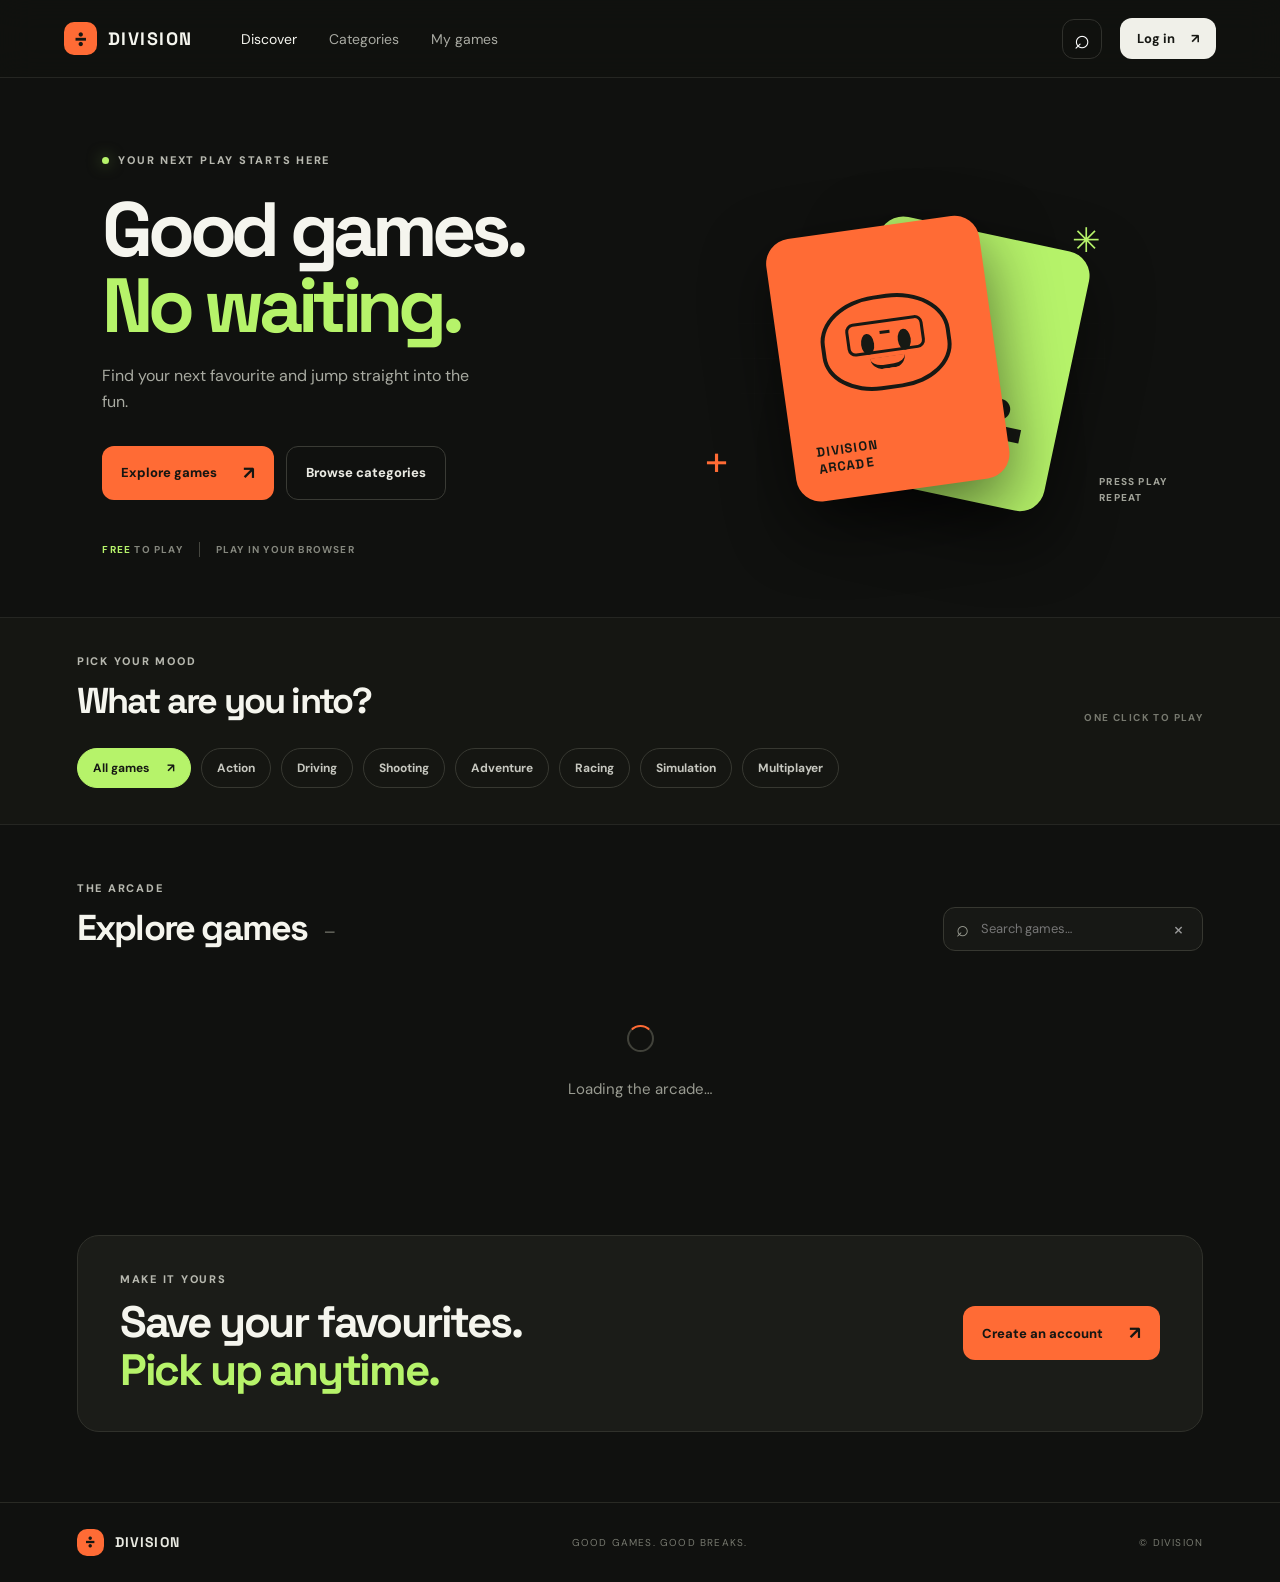
<file: index.html>
<!doctype html>
<html lang="en">
<head>
<meta charset="utf-8"><meta name="viewport" content="width=device-width,initial-scale=1">
<meta name="theme-color" content="#10110f"><meta name="description" content="Division — discover and play free browser games.">
<title>Division — Browser Games</title>
<link rel="preconnect" href="https://fonts.googleapis.com"><link rel="preconnect" href="https://fonts.gstatic.com" crossorigin>
<link href="https://fonts.googleapis.com/css2?family=DM+Sans:wght@400;500;600;700;800&family=Space+Grotesk:wght@500;600;700&display=swap" rel="stylesheet">
<link rel="stylesheet" href="assets/style/style.css">
</head>
<body>
<header class="topbar">
<a class="brand" href="index.html"><span class="brand-symbol">÷</span><span>DIVISION</span></a>
<nav class="main-nav" aria-label="Main navigation"><a class="active" href="#discover">Discover</a><a href="#categories">Categories</a><a href="profile.html">My games</a></nav>
<div class="top-actions"><button class="icon-button" id="search-open" aria-label="Search games">⌕</button><a class="user-link" id="account-link" href="auth.html">Log in <span>↗</span></a></div>
</header>
<div class="search-overlay" id="search-overlay" hidden><div class="search-modal"><div class="search-modal-head"><span class="eyebrow">SEARCH THE ARCADE</span><button id="search-close" type="button" aria-label="Close search">×</button></div><input id="overlay-search" type="search" placeholder="Find a game…" autocomplete="off"><div id="overlay-results" class="overlay-results"></div></div></div><main>
<section class="hero">
<div class="hero-copy"><div class="eyebrow"><span class="pulse"></span> YOUR NEXT PLAY STARTS HERE</div>
<h1>Good games.<br><span>No waiting.</span></h1>
<p>Find your next favourite and jump straight into the fun.</p>
<div class="hero-buttons"><a class="button button-accent" href="#discover">Explore games <span>↗</span></a><a class="button button-ghost" href="#categories">Browse categories</a></div>
<div class="hero-meta"><span><b>FREE</b> TO PLAY</span><span class="meta-divider"></span><span>PLAY IN YOUR BROWSER</span></div></div>
<div class="hero-art" aria-hidden="true"><div class="art-grid"></div><div class="art-card art-card-back"><span>PLAY</span><strong>÷</strong></div><div class="art-card art-card-front"><div class="art-face"><i></i><i></i><b></b></div><small>DIVISION<br>ARCADE</small></div><span class="art-spark spark-one">✳</span><span class="art-spark spark-two">+</span><span class="art-label">PRESS PLAY<br>REPEAT</span></div>
</section>
<section class="category-strip" id="categories"><div class="section-heading"><div><span class="eyebrow">PICK YOUR MOOD</span><h2>What are you into?</h2></div><span class="heading-note">ONE CLICK TO PLAY</span></div><div class="category-list" id="category-list"><button class="category-chip selected" data-category="all">All games <span>↗</span></button><button class="category-chip" data-category="action">Action</button><button class="category-chip" data-category="driving">Driving</button><button class="category-chip" data-category="shooting">Shooting</button><button class="category-chip" data-category="adventure">Adventure</button><button class="category-chip" data-category="racing">Racing</button><button class="category-chip" data-category="simulation">Simulation</button><button class="category-chip" data-category="multiplayer">Multiplayer</button></div></section>
<section class="games-section" id="discover"><div class="section-heading"><div><span class="eyebrow">THE ARCADE</span><h2 id="games-title">Explore games <span class="title-count" id="game-count">—</span></h2></div><label class="search-box" id="search-box"><span>⌕</span><input id="game-search" type="search" placeholder="Search games…" autocomplete="off"><button id="search-clear" aria-label="Clear search">×</button></label></div>
<div class="game-grid" id="game-grid"><div class="loading-state"><span class="loader"></span><p>Loading the arcade…</p></div></div>
</section>
<section class="bottom-banner"><div><span class="eyebrow">MAKE IT YOURS</span><h2>Save your favourites.<br><span>Pick up anytime.</span></h2></div><a class="button button-accent" href="auth.html">Create an account <span>↗</span></a></section>
</main>
<footer class="footer"><a class="brand" href="index.html"><span class="brand-symbol">÷</span><span>DIVISION</span></a><span>GOOD GAMES. GOOD BREAKS.</span><span>© <span id="year"></span> DIVISION</span></footer>
<script type="module" src="assets/script/app.js?v=clean1"></script>
</body></html>
</file>
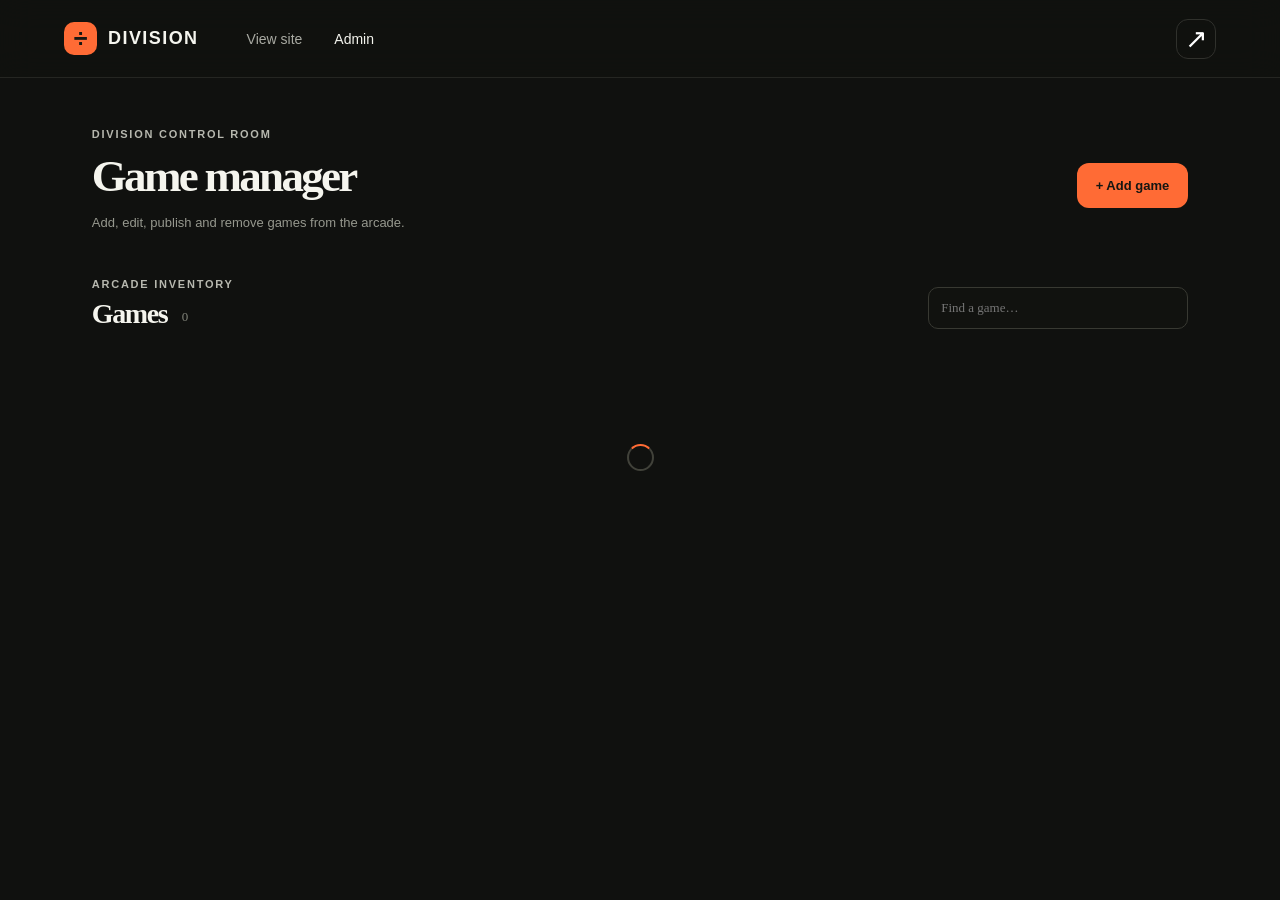
<file: admin.html>
<!doctype html><html lang="en"><head><meta charset="utf-8"><meta name="viewport" content="width=device-width,initial-scale=1"><meta name="theme-color" content="#10110f"><title>Division Admin</title><link rel="stylesheet" href="assets/style/style.css"><link rel="stylesheet" href="assets/style/admin.css"></head><body><header class="topbar"><a class="brand" href="index.html"><span class="brand-symbol">÷</span><span>DIVISION</span></a><nav class="main-nav"><a href="index.html">View site</a><a class="active" href="admin.html">Admin</a></nav><div class="top-actions"><button class="icon-button" id="admin-logout">↗</button></div></header><main class="admin-page"><div class="admin-title"><div><span class="eyebrow">DIVISION CONTROL ROOM</span><h1>Game manager</h1><p>Add, edit, publish and remove games from the arcade.</p></div><button class="button button-accent" id="new-game-button">+ Add game</button></div><section class="admin-editor" id="editor" hidden><div class="section-heading"><div><span class="eyebrow">GAME DETAILS</span><h2 id="editor-title">Add a game</h2></div><button class="icon-button" id="close-editor" type="button">×</button></div><form id="game-form"><input type="hidden" id="game-id"><div class="admin-fields"><label>Game title<input id="title" required maxlength="100"></label><label>Game ID<input id="slug" required maxlength="100" placeholder="auto-from-title"></label><label>Category<select id="category"><option>action</option><option>driving</option><option>shooting</option><option>adventure</option><option>racing</option><option>simulation</option><option>multiplayer</option></select></label><label>Game link (URL)<input id="game-url" type="url" required placeholder="https://…"></label><label>Cover image URL<input id="image-url" type="url" placeholder="https://…"></label><label>Cover colour<input id="cover-color" value="#292a24" maxlength="24"></label><label>Card symbol<input id="symbol" value="÷" maxlength="4"></label><label>Tags (comma separated)<input id="tags" placeholder="arcade, fun"></label><label class="full">Description<textarea id="description" rows="3" maxlength="500"></textarea></label><label class="full">Instructions<textarea id="instructions" rows="3"></textarea></label></div><div class="admin-checks"><label><input type="checkbox" id="published" checked> Published</label><label><input type="checkbox" id="featured"> Featured</label><label><input type="checkbox" id="popular"> Popular</label><label><input type="checkbox" id="recommended"> Recommended</label><label><input type="checkbox" id="multiplayer"> Multiplayer</label></div><div class="admin-form-actions"><button class="button button-accent" type="submit" id="save-game">Save game</button><button class="button button-ghost" type="button" id="cancel-game">Cancel</button><span id="admin-message" aria-live="polite"></span></div></form></section><section class="admin-list-section"><div class="section-heading"><div><span class="eyebrow">ARCADE INVENTORY</span><h2>Games <span class="title-count" id="admin-count">0</span></h2></div><input class="admin-search" id="admin-search" placeholder="Find a game…" type="search"></div><div id="admin-games" class="admin-games"><div class="loading-state"><span class="loader"></span></div></div></section></main><script type="module" src="assets/script/admin-core.js?v=clean1"></script></body></html>
</file>
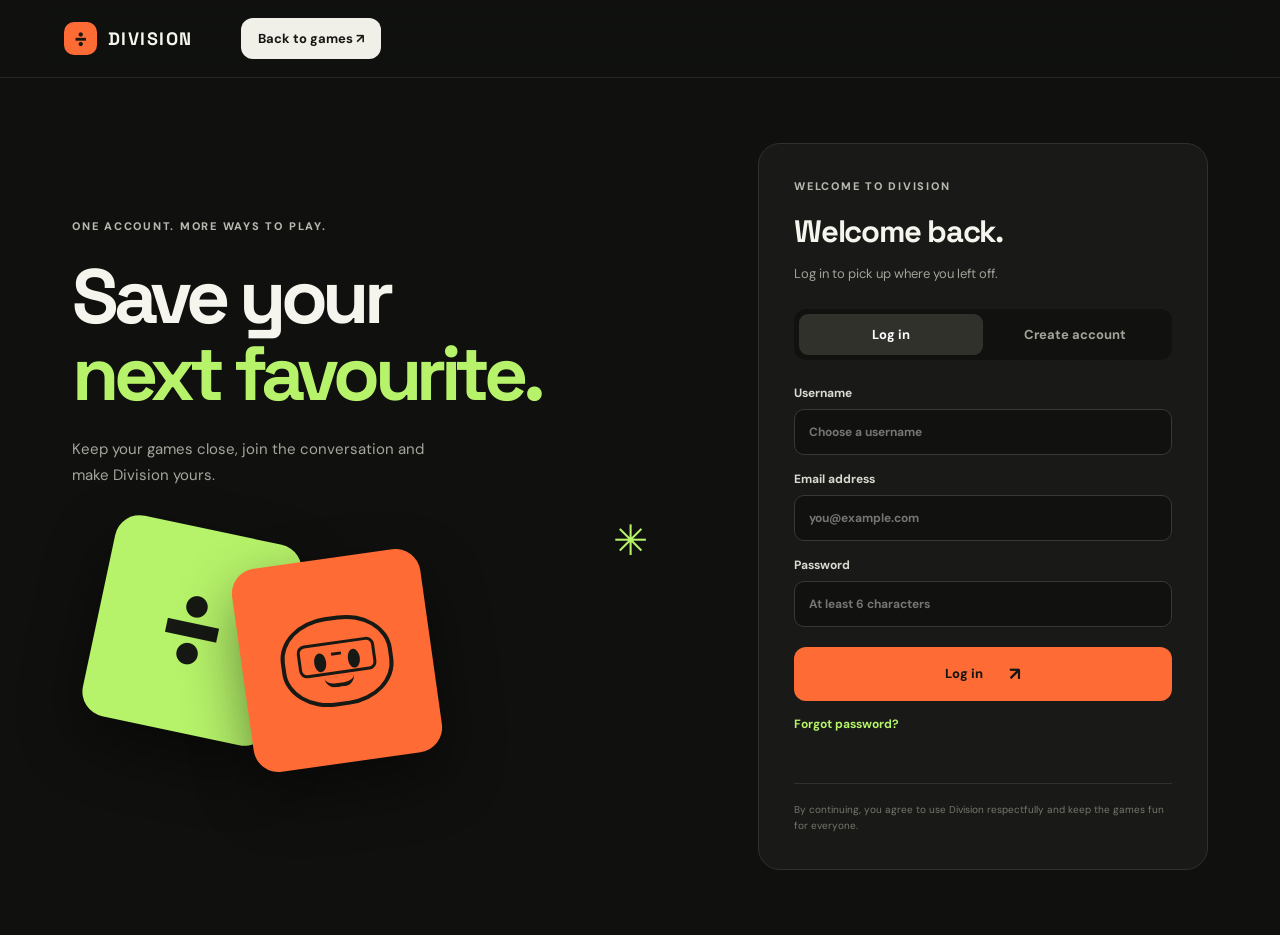
<file: auth.html>
<!doctype html><html lang="en"><head><meta charset="utf-8"><meta name="viewport" content="width=device-width,initial-scale=1"><meta name="theme-color" content="#10110f"><title>Account — Division</title><link rel="preconnect" href="https://fonts.googleapis.com"><link href="https://fonts.googleapis.com/css2?family=DM+Sans:wght@400;500;600;700;800&family=Space+Grotesk:wght@600;700&display=swap" rel="stylesheet"><link rel="stylesheet" href="assets/style/style.css"><link rel="stylesheet" href="assets/style/auth.css"></head><body class="account-page"><header class="topbar"><a class="brand" href="index.html"><span class="brand-symbol">÷</span><span>DIVISION</span></a><a class="user-link" href="index.html">Back to games ↗</a></header><main class="account-layout"><section class="account-intro"><span class="eyebrow">ONE ACCOUNT. MORE WAYS TO PLAY.</span><h1>Save your<br><span>next favourite.</span></h1><p>Keep your games close, join the conversation and make Division yours.</p><div class="account-graphic"><div class="graphic-block green">÷</div><div class="graphic-block orange"><div class="mini-face"><i></i><i></i><b></b></div></div><span class="graphic-star">✳</span></div></section><section class="account-panel"><div class="account-card"><div class="eyebrow">WELCOME TO DIVISION</div><h2 id="auth-title">Welcome back.</h2><p id="auth-subtitle">Log in to pick up where you left off.</p><div class="account-tabs"><button id="login-tab" class="active" type="button">Log in</button><button id="signup-tab" type="button">Create account</button></div><form id="account-form"><label id="username-field" hidden>Username<input id="username" maxlength="24" autocomplete="nickname" placeholder="Choose a username"></label><label>Email address<input id="email" type="email" required autocomplete="email" placeholder="you@example.com"></label><label>Password<input id="password" type="password" required minlength="6" autocomplete="current-password" placeholder="At least 6 characters"></label><button class="button button-accent account-submit" type="submit" id="submit-button">Log in <span>↗</span></button></form><button class="text-button" id="forgot-button" type="button">Forgot password?</button><p class="account-message" id="account-message" aria-live="polite"></p><div class="account-note">By continuing, you agree to use Division respectfully and keep the games fun for everyone.</div></div></section></main><script type="module" src="assets/script/auth.js?v=clean1"></script></body></html>
</file>
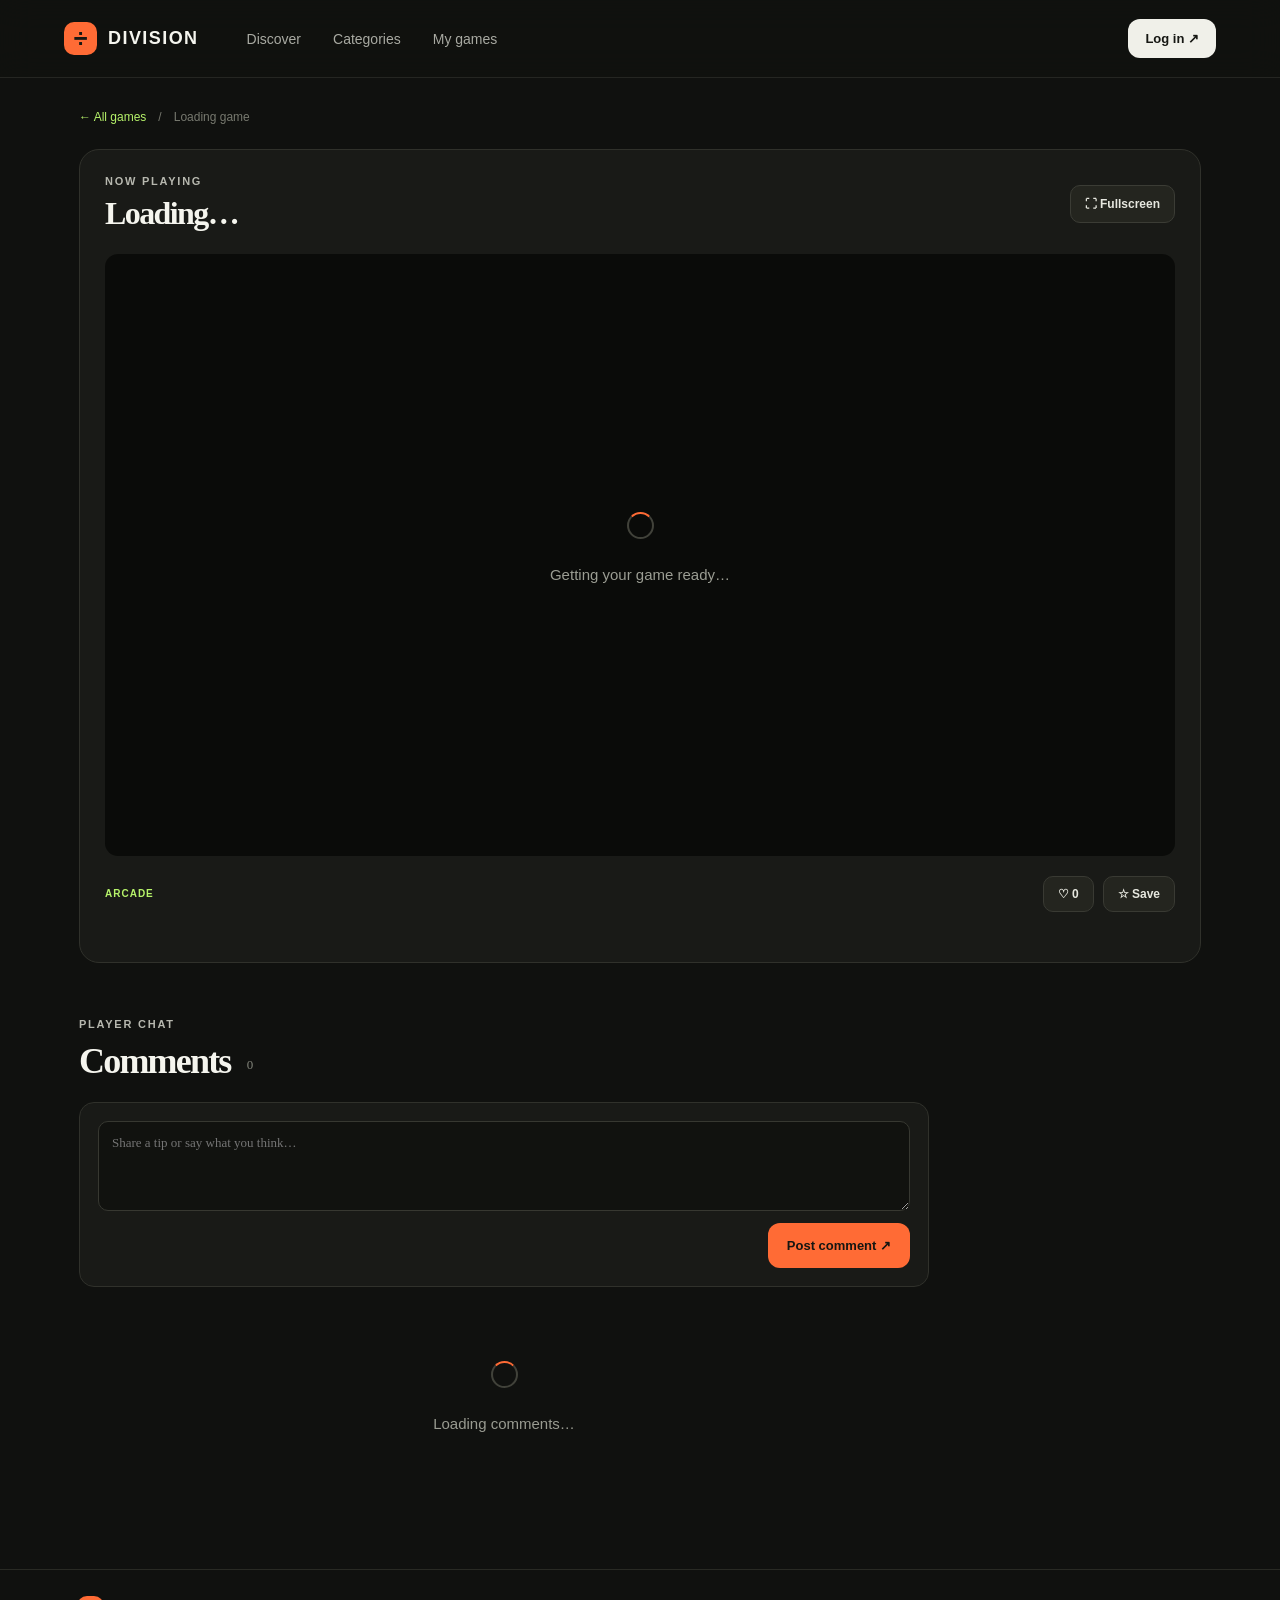
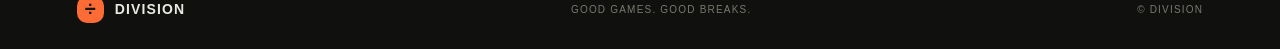
<file: game.html>
<!doctype html><html lang="en"><head><meta charset="utf-8"><meta name="viewport" content="width=device-width,initial-scale=1"><meta name="theme-color" content="#10110f"><title>Play — Division</title><link rel="stylesheet" href="assets/style/style.css"><link rel="stylesheet" href="assets/style/game.css"></head><body><header class="topbar"><a class="brand" href="index.html"><span class="brand-symbol">÷</span><span>DIVISION</span></a><nav class="main-nav"><a href="index.html#discover">Discover</a><a href="index.html#categories">Categories</a><a href="profile.html">My games</a></nav><div class="top-actions"><a class="user-link" id="account-link" href="auth.html">Log in ↗</a></div></header><main class="game-page"><div class="game-breadcrumb"><a href="index.html">← All games</a><span>/</span><span id="breadcrumb-title">Loading game</span></div><section class="game-stage"><div class="stage-top"><div><span class="eyebrow">NOW PLAYING</span><h1 id="game-title">Loading…</h1></div><button class="fullscreen-button" id="fullscreen-button" type="button">⛶ Fullscreen</button></div><div class="game-frame-wrap" id="game-frame-wrap"><div class="game-loading"><span class="loader"></span><p>Getting your game ready…</p></div></div><div class="game-controls"><span id="game-category" class="game-category">ARCADE</span><div class="game-actions"><button id="like-button" type="button">♡ <span id="like-count">0</span></button><button id="favorite-button" type="button">☆ Save</button></div></div><p class="game-description" id="game-description"></p></section><section class="comment-section"><div class="section-heading"><div><span class="eyebrow">PLAYER CHAT</span><h2>Comments <span class="title-count" id="comment-count">0</span></h2></div></div><form id="comment-form" class="comment-form"><textarea id="comment-input" maxlength="1200" placeholder="Share a tip or say what you think…" required></textarea><button class="button button-accent" type="submit">Post comment ↗</button></form><div id="comments-list" class="comments-list"><div class="loading-state"><span class="loader"></span><p>Loading comments…</p></div></div></section></main><footer class="footer"><a class="brand" href="index.html"><span class="brand-symbol">÷</span><span>DIVISION</span></a><span>GOOD GAMES. GOOD BREAKS.</span><span>© DIVISION</span></footer><script type="module" src="assets/script/game-core.js?v=clean2"></script></body></html>
</file>
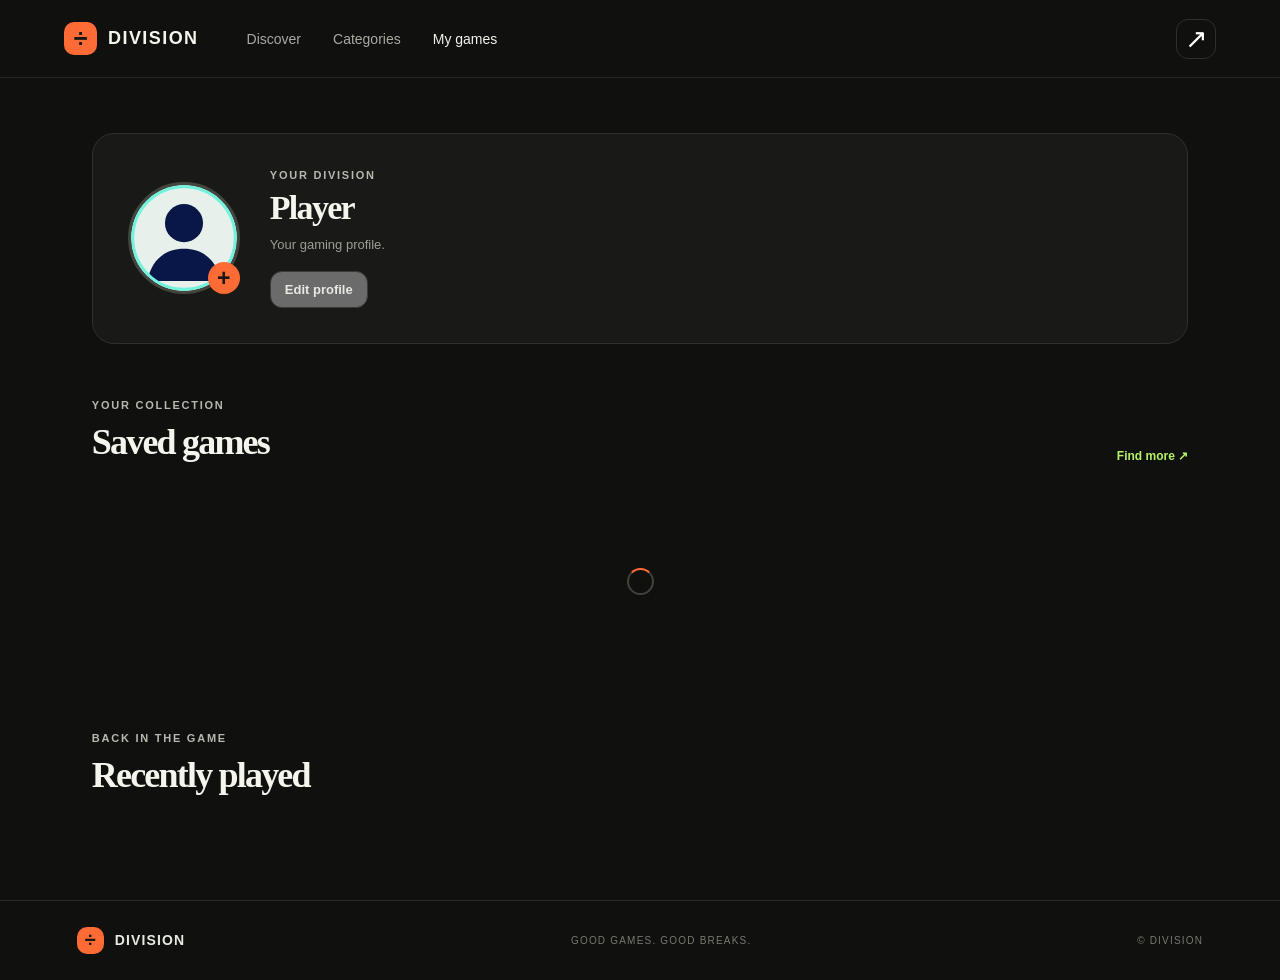
<file: profile.html>
<!doctype html><html lang="en"><head><meta charset="utf-8"><meta name="viewport" content="width=device-width,initial-scale=1"><meta name="theme-color" content="#10110f"><title>My Division — Profile</title><link rel="stylesheet" href="assets/style/style.css"><link rel="stylesheet" href="assets/style/profile.css"></head><body><header class="topbar"><a class="brand" href="index.html"><span class="brand-symbol">÷</span><span>DIVISION</span></a><nav class="main-nav"><a href="index.html#discover">Discover</a><a href="index.html#categories">Categories</a><a class="active" href="profile.html">My games</a></nav><div class="top-actions"><button class="icon-button" id="logout-button">↗</button></div></header><main class="profile-page"><section class="profile-hero"><div class="profile-avatar-wrap"><img id="profile-avatar" alt="Profile picture" src="assets/icons/avatar.svg"><label class="avatar-change" for="avatar-file">+</label><input id="avatar-file" type="file" accept="image/png,image/jpeg,image/webp" hidden></div><div class="profile-heading"><span class="eyebrow">YOUR DIVISION</span><h1 id="profile-name">Player</h1><p id="profile-bio">Your gaming profile.</p><button class="button button-ghost" id="edit-profile-button">Edit profile</button></div></section><section class="profile-edit-panel" id="edit-panel" hidden><form id="profile-form"><label>Username<input id="edit-username" maxlength="24" required></label><div class="profile-name-fields"><label>First name<input id="edit-first" maxlength="40"></label><label>Last name<input id="edit-last" maxlength="40"></label></div><label>Bio<textarea id="edit-bio" maxlength="180" rows="3"></textarea></label><div class="profile-form-actions"><button class="button button-accent" type="submit">Save profile</button><button class="button button-ghost" id="cancel-edit" type="button">Cancel</button></div></form></section><section class="profile-library"><div class="section-heading"><div><span class="eyebrow">YOUR COLLECTION</span><h2>Saved games</h2></div><a href="index.html#discover" class="text-link">Find more ↗</a></div><div class="game-grid" id="saved-games"><div class="loading-state"><span class="loader"></span></div></div></section><section class="profile-library"><div class="section-heading"><div><span class="eyebrow">BACK IN THE GAME</span><h2>Recently played</h2></div></div><div class="game-grid" id="recent-games"></div></section></main><footer class="footer"><a class="brand" href="index.html"><span class="brand-symbol">÷</span><span>DIVISION</span></a><span>GOOD GAMES. GOOD BREAKS.</span><span>© DIVISION</span></footer><script type="module" src="assets/script/profile-core.js?v=clean1"></script></body></html>
</file>
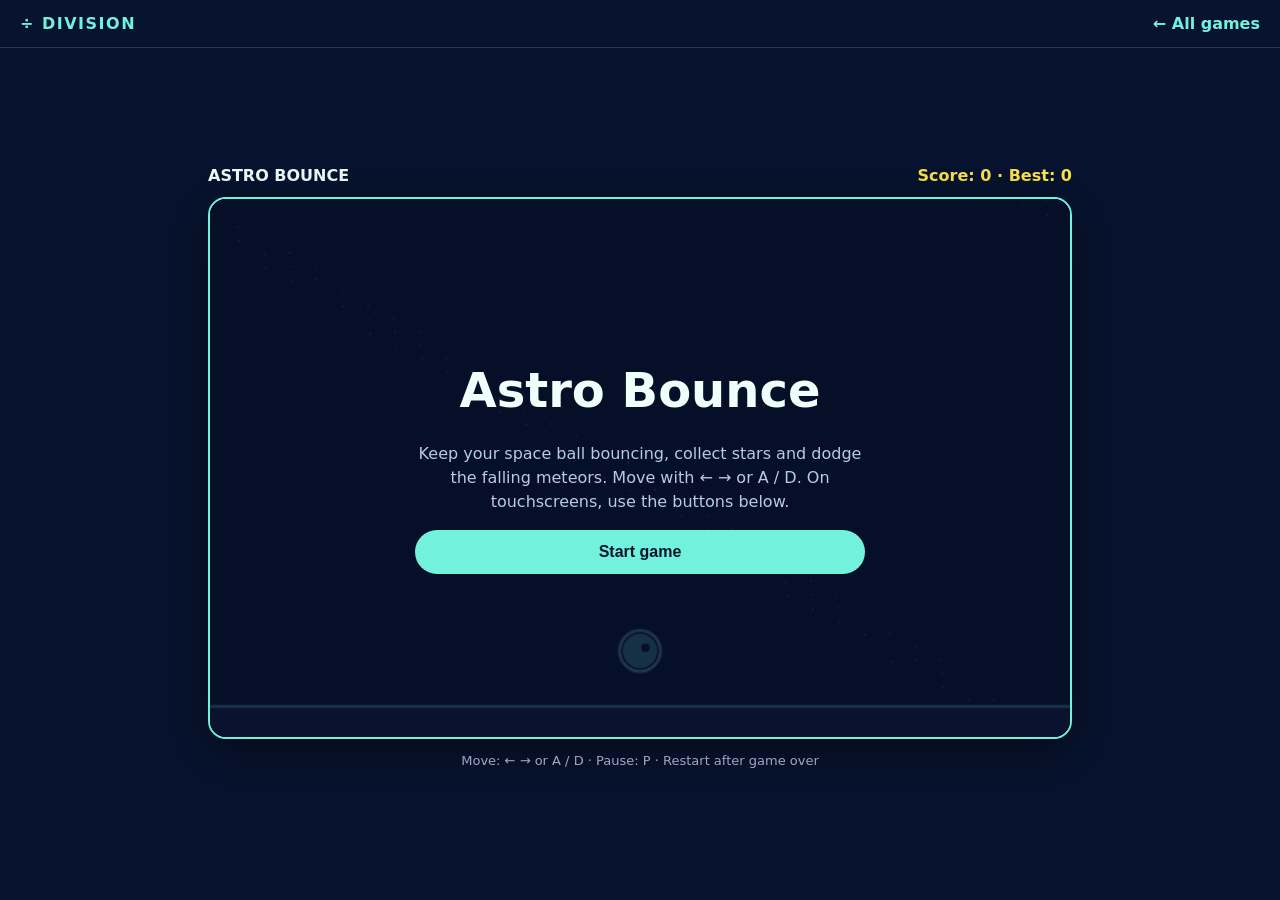
<file: play/astro-bounce.html>
<!doctype html>
<html lang="en"><head><meta charset="utf-8"><meta name="viewport" content="width=device-width,initial-scale=1,maximum-scale=1,user-scalable=no"><title>Astro Bounce — Division</title><style>
*{box-sizing:border-box}body{margin:0;background:#07132f;color:#effffb;font:16px system-ui,sans-serif;display:flex;min-height:100vh;flex-direction:column}header{display:flex;align-items:center;justify-content:space-between;padding:14px 20px;gap:12px;border-bottom:1px solid #26375a}a{color:#72f2dc;text-decoration:none;font-weight:700}.brand{font-weight:900;letter-spacing:1.5px}.wrap{width:min(900px,100%);margin:auto;padding:18px}.top{display:flex;justify-content:space-between;align-items:center;gap:10px;flex-wrap:wrap;margin-bottom:12px}.score{font-weight:800;color:#ffe44d}.canvas-box{position:relative;border:2px solid #72f2dc;border-radius:18px;overflow:hidden;background:#050b1c;box-shadow:0 12px 50px #0007}canvas{display:block;width:100%;height:auto;touch-action:none}.overlay{position:absolute;inset:0;background:#06102bd9;display:grid;place-content:center;text-align:center;padding:20px}.overlay h1{font-size:clamp(28px,6vw,48px);margin:0 0 8px}.overlay p{color:#b9c9e8;max-width:450px;line-height:1.5}.btn{border:0;background:#72f2dc;color:#07132f;padding:13px 22px;border-radius:999px;font-weight:900;font-size:16px;cursor:pointer}.help{text-align:center;color:#b9c9e8;font-size:13px;margin:14px 0}.touch{display:flex;justify-content:center;gap:18px;margin:10px auto}.touch button{width:68px;height:52px;border:1px solid #72f2dc;background:#102248;color:#fff;border-radius:14px;font-size:24px;touch-action:none}@media(min-width:700px){.touch{display:none}}
</style></head><body><header><a class="brand" href="../index.html">÷ DIVISION</a><a href="../index.html#discover">← All games</a></header><main class="wrap"><div class="top"><strong>ASTRO BOUNCE</strong><span class="score">Score: <span id="score">0</span> · Best: <span id="best">0</span></span></div><div class="canvas-box"><canvas id="game" width="800" height="500" aria-label="Astro Bounce arcade game"></canvas><div class="overlay" id="overlay"><h1>Astro Bounce</h1><p>Keep your space ball bouncing, collect stars and dodge the falling meteors. Move with ← → or A / D. On touchscreens, use the buttons below.</p><button class="btn" id="start">Start game</button></div></div><div class="touch"><button id="left" aria-label="Move left">←</button><button id="right" aria-label="Move right">→</button></div><p class="help">Move: ← → or A / D · Pause: P · Restart after game over</p></main><script>
(()=>{const canvas=document.querySelector('#game'),ctx=canvas.getContext('2d'),overlay=document.querySelector('#overlay'),start=document.querySelector('#start'),scoreEl=document.querySelector('#score'),bestEl=document.querySelector('#best');let running=false,score=0,best=0,frame=0,keys={},player={x:400,y:420,r:16,vx:0},stars=[],rocks=[],last=0,raf;try{best=Number(sessionStorage.getItem('astroBest')||0)}catch{}bestEl.textContent=best;
function reset(){score=0;frame=0;player.x=400;player.vx=0;stars=[];rocks=[];scoreEl.textContent=0}
function startGame(){cancelAnimationFrame(raf);reset();running=true;overlay.style.display='none';last=performance.now();raf=requestAnimationFrame(loop)}
function endGame(){running=false;overlay.style.display='grid';overlay.innerHTML='<h1>Game over</h1><p>You scored <b>'+score+'</b>. Try to beat your best!</p><button class="btn" id="restart">Play again</button>';document.querySelector('#restart').onclick=startGame}
function draw(){ctx.clearRect(0,0,800,500);ctx.fillStyle='#050b1c';ctx.fillRect(0,0,800,500);for(let i=0;i<90;i++){let x=(i*97)%800,y=(i*61+frame*.25)%500;ctx.fillStyle=i%5===0?'#72f2dc':'#62749d';ctx.globalAlpha=.35+(i%5)*.12;ctx.fillRect(x,y,2,2)}ctx.globalAlpha=1;ctx.fillStyle='#182b53';ctx.fillRect(0,470,800,30);ctx.fillStyle='#72f2dc';ctx.fillRect(0,470,800,3);
for(const s of stars){ctx.save();ctx.translate(s.x,s.y);ctx.rotate(frame*.04);ctx.fillStyle='#ffe44d';ctx.beginPath();for(let i=0;i<10;i++){let a=i*Math.PI/5,r=i%2?7:14;ctx.lineTo(Math.cos(a)*r,Math.sin(a)*r)}ctx.closePath();ctx.fill();ctx.restore()}
for(const r of rocks){ctx.fillStyle='#f48b66';ctx.beginPath();ctx.arc(r.x,r.y,r.r,0,Math.PI*2);ctx.fill();ctx.fillStyle='#ffcf9e';ctx.beginPath();ctx.arc(r.x-r.r*.3,r.y-r.r*.25,r.r*.25,0,Math.PI*2);ctx.fill()}
ctx.fillStyle='#72f2dc';ctx.beginPath();ctx.arc(player.x,player.y,player.r,0,Math.PI*2);ctx.fill();ctx.fillStyle='#07132f';ctx.beginPath();ctx.arc(player.x+5,player.y-3,4,0,Math.PI*2);ctx.fill();ctx.strokeStyle='#b8fff2';ctx.lineWidth=3;ctx.beginPath();ctx.arc(player.x,player.y,player.r+3,0,Math.PI*2);ctx.stroke()}
function loop(now){if(!running)return;let dt=Math.min((now-last)/16.67,2);last=now;frame+=dt;player.vx=(keys.ArrowLeft||keys.a?-5:0)+(keys.ArrowRight||keys.d?5:0);player.x=Math.max(player.r,Math.min(800-player.r,player.x+player.vx*dt));if(frame%Math.max(18,48-score*.1)<dt){stars.push({x:25+Math.random()*750,y:-20,r:12});if(Math.random()<.65)rocks.push({x:25+Math.random()*750,y:-20,r:12+Math.random()*10,v:2+Math.random()*1.5+score*.015})}
for(let i=stars.length-1;i>=0;i--){let s=stars[i];s.y+=(3+score*.01)*dt;if(Math.hypot(s.x-player.x,s.y-player.y)<s.r+player.r){stars.splice(i,1);score+=10;scoreEl.textContent=score}}
for(let i=rocks.length-1;i>=0;i--){let r=rocks[i];r.y+=r.v*dt;if(Math.hypot(r.x-player.x,r.y-player.y)<r.r+player.r){endGame();draw();return}if(r.y>520)rocks.splice(i,1)}
draw();raf=requestAnimationFrame(loop)}
window.addEventListener('keydown',e=>{if(['ArrowLeft','ArrowRight',' '].includes(e.key))e.preventDefault();keys[e.key]=true;keys[e.key.toLowerCase()]=true;if(e.key.toLowerCase()==='p'&&running){running=false;overlay.style.display='grid';overlay.innerHTML='<h1>Paused</h1><p>Take a breather.</p><button class="btn" id="resume">Resume</button>';document.querySelector('#resume').onclick=()=>{running=true;last=performance.now();raf=requestAnimationFrame(loop)}}});window.addEventListener('keyup',e=>{keys[e.key]=false;keys[e.key.toLowerCase()]=false});function hold(id,key){let b=document.querySelector(id);b.addEventListener('pointerdown',e=>{e.preventDefault();keys[key]=true});['pointerup','pointercancel','pointerleave'].forEach(n=>b.addEventListener(n,()=>keys[key]=false))}hold('#left','ArrowLeft');hold('#right','ArrowRight');start.onclick=startGame;draw()})();
</script></body></html>
</file>
<file: assets/style/style.css>
:root{color-scheme:dark;--bg:#10110f;--panel:#191a17;--panel2:#20211d;--line:#30312c;--text:#f5f5ee;--muted:#9b9d93;--orange:#ff6b35;--green:#b6f36a;--radius:18px}*{box-sizing:border-box}html{scroll-behavior:smooth}body{margin:0;background:var(--bg);color:var(--text);font-family:"DM Sans",sans-serif;font-size:15px}a{color:inherit;text-decoration:none}button,input{font:inherit}.topbar{height:78px;padding:0 clamp(20px,5vw,76px);display:flex;align-items:center;gap:48px;border-bottom:1px solid #252622;position:sticky;top:0;background:rgba(16,17,15,.94);backdrop-filter:blur(16px);z-index:20}.brand{display:inline-flex;align-items:center;gap:11px;font:700 18px "Space Grotesk",sans-serif;letter-spacing:.08em;white-space:nowrap}.brand-symbol{width:33px;height:33px;border-radius:10px;background:var(--orange);display:grid;place-items:center;color:#171713;font-size:25px;font-weight:700;letter-spacing:0}.main-nav{display:flex;gap:32px;align-items:center;flex:1}.main-nav a{color:#a9aaa2;font-size:14px}.main-nav a.active,.main-nav a:hover{color:var(--text)}.top-actions{display:flex;align-items:center;gap:18px}.icon-button{background:transparent;border:1px solid var(--line);color:white;width:40px;height:40px;border-radius:12px;font-size:27px;cursor:pointer}.user-link{background:#f0f0e9;color:#161713;padding:12px 17px;border-radius:12px;font-weight:700;font-size:13px}.user-link span{margin-left:13px}.hero{min-height:535px;padding:75px clamp(20px,8vw,120px) 60px;display:grid;grid-template-columns:1fr 1fr;align-items:center;gap:36px;overflow:hidden}.eyebrow{font-size:11px;font-weight:800;letter-spacing:.16em;color:#b7b8af;display:flex;align-items:center;gap:9px}.pulse{width:7px;height:7px;background:var(--green);border-radius:50%;box-shadow:0 0 15px #b6f36a80}.hero h1{font:700 clamp(50px,6vw,82px)/.99 "Space Grotesk",sans-serif;letter-spacing:-.07em;margin:24px 0 20px}.hero h1 span,.bottom-banner h2 span{color:var(--green)}.hero-copy>p{color:#a8aaa1;max-width:380px;font-size:16px;line-height:1.65}.hero-buttons{display:flex;gap:12px;margin-top:30px;flex-wrap:wrap}.button{display:inline-flex;align-items:center;justify-content:center;gap:26px;padding:15px 19px;border-radius:12px;font-weight:800;font-size:13px;transition:transform .18s,background .18s}.button:hover{transform:translateY(-2px)}.button-accent{background:var(--orange);color:#151612}.button-accent span{font-size:18px}.button-ghost{border:1px solid #3a3b35;color:#e9e9e2}.hero-meta{display:flex;align-items:center;gap:16px;color:#85877e;font-size:10px;font-weight:700;letter-spacing:.12em;margin-top:42px}.hero-meta b{color:var(--green)}.meta-divider{width:1px;height:15px;background:#45463f}.hero-art{height:360px;position:relative;display:grid;place-items:center}.art-grid{position:absolute;inset:12% 5%;background-image:linear-gradient(#ffffff08 1px,transparent 1px),linear-gradient(90deg,#ffffff08 1px,transparent 1px);background-size:35px 35px;mask-image:radial-gradient(ellipse,black,transparent 70%)}.art-card{position:absolute;width:215px;height:265px;border-radius:25px;display:flex;flex-direction:column;justify-content:space-between;padding:24px;box-shadow:0 25px 65px #0008}.art-card-back{background:var(--green);color:#171914;transform:rotate(12deg) translate(45px,0);font:700 15px "Space Grotesk"}.art-card-back strong{font-size:120px;line-height:.8;align-self:flex-end}.art-card-front{background:var(--orange);color:#171914;transform:rotate(-8deg) translate(-30px,0);align-items:flex-start}.art-face{width:130px;height:95px;border:4px solid #171914;border-radius:45% 45% 42% 42%;display:flex;align-items:center;justify-content:center;gap:24px;position:relative;margin:auto}.art-face i{width:13px;height:21px;background:#171914;border-radius:50%}.art-face b{position:absolute;width:35px;height:12px;border-bottom:4px solid #171914;border-radius:0 0 30px 30px;bottom:17px}.art-card-front small{font:700 13px "Space Grotesk";letter-spacing:.1em}.art-spark{position:absolute;font-size:34px;color:var(--green)}.spark-one{top:12%;right:15%}.spark-two{bottom:13%;left:9%;color:var(--orange);font-size:42px}.art-label{position:absolute;right:2%;bottom:8%;font-size:10px;letter-spacing:.12em;line-height:1.6;color:#a1a399;font-weight:800}.category-strip,.games-section{padding:36px clamp(20px,6vw,88px)}.category-strip{background:#151612;border-top:1px solid #252622;border-bottom:1px solid #252622}.section-heading{display:flex;align-items:flex-end;justify-content:space-between;gap:24px;margin-bottom:24px}.section-heading h2{font:700 clamp(25px,3vw,36px) "Space Grotesk";letter-spacing:-.05em;margin:10px 0 0}.heading-note{font-size:10px;letter-spacing:.14em;color:#77796f;font-weight:700}.category-list{display:flex;gap:10px;flex-wrap:wrap}.category-chip{border:1px solid #373831;background:transparent;color:#c6c7bf;padding:11px 15px;border-radius:999px;font-size:12px;font-weight:700;cursor:pointer}.category-chip:hover,.category-chip.selected{background:var(--green);color:#161813;border-color:var(--green)}.category-chip span{margin-left:15px}.games-section{padding-top:56px;padding-bottom:70px}.title-count{font:500 13px "DM Sans";color:#818379;vertical-align:middle;margin-left:9px}.search-box{display:flex;align-items:center;gap:10px;border:1px solid #373831;background:#171815;border-radius:12px;padding:0 12px;height:44px;width:min(260px,100%);color:#9c9e94}.search-box>span{font-size:22px}.search-box input{background:transparent;border:0;outline:0;color:white;width:100%;font-size:13px}.search-box button{border:0;background:none;color:#999;cursor:pointer;font-size:20px}.game-grid{display:grid;grid-template-columns:repeat(4,minmax(0,1fr));gap:18px}.game-card{background:#191a17;border:1px solid #2c2d27;border-radius:16px;overflow:hidden;transition:transform .2s,border-color .2s}.game-card:hover{transform:translateY(-5px);border-color:#55564c}.game-cover{height:165px;position:relative;display:grid;place-items:center;overflow:hidden;background:linear-gradient(135deg,#24251f,#393a32)}.game-cover img{width:100%;height:100%;object-fit:cover}.cover-symbol{font:700 72px "Space Grotesk";color:#f7f6ef;opacity:.85}.cover-tag{position:absolute;top:12px;left:12px;background:#10110fbd;border:1px solid #ffffff20;padding:6px 9px;border-radius:7px;font-size:9px;font-weight:800;letter-spacing:.1em}.game-info{padding:15px}.game-info h3{font:700 16px "Space Grotesk";margin:0 0 8px;white-space:nowrap;overflow:hidden;text-overflow:ellipsis}.game-info p{font-size:12px;line-height:1.5;color:#9b9d93;margin:0;min-height:36px}.game-card-foot{display:flex;align-items:center;justify-content:space-between;margin-top:15px}.game-category{font-size:10px;color:#b6f36a;text-transform:uppercase;letter-spacing:.1em;font-weight:800}.play-now{width:32px;height:32px;border-radius:10px;background:#292a24;display:grid;place-items:center;font-size:17px}.loading-state,.empty-state{grid-column:1/-1;min-height:190px;display:flex;flex-direction:column;align-items:center;justify-content:center;color:#999b91;gap:12px}.loader{width:27px;height:27px;border:2px solid #41423a;border-top-color:var(--orange);border-radius:50%;animation:spin .8s linear infinite}@keyframes spin{to{transform:rotate(360deg)}}.bottom-banner{margin:0 clamp(20px,6vw,88px) 70px;background:#1b1c18;border:1px solid #30312b;border-radius:22px;padding:36px 42px;display:flex;align-items:center;justify-content:space-between;gap:24px}.bottom-banner h2{font:700 clamp(28px,4vw,44px)/1.1 "Space Grotesk";letter-spacing:-.05em;margin:12px 0 0}.footer{padding:26px clamp(20px,6vw,88px);border-top:1px solid #292a24;display:flex;align-items:center;justify-content:space-between;color:#77796f;font-size:10px;letter-spacing:.12em}.footer .brand{color:#e8e9e1;font-size:14px}.footer .brand-symbol{width:27px;height:27px;font-size:20px}.hidden{display:none!important}@media(max-width:1000px){.game-grid{grid-template-columns:repeat(3,minmax(0,1fr))}.hero{padding-top:55px}.topbar{gap:28px}.main-nav{gap:20px}}@media(max-width:720px){.topbar{height:64px;padding:0 18px;gap:14px}.brand{font-size:15px}.brand-symbol{width:29px;height:29px}.main-nav{display:none}.top-actions{margin-left:auto}.user-link{padding:10px 12px}.hero{grid-template-columns:1fr;min-height:unset;padding:54px 24px 35px;gap:8px}.hero h1{font-size:60px}.hero-art{height:290px;margin-top:5px}.art-card{transform-origin:center;scale:.83}.art-card-back{transform:rotate(12deg) translate(30px,0)}.art-card-front{transform:rotate(-8deg) translate(-20px,0)}.section-heading{align-items:flex-start;flex-direction:column}.heading-note{display:none}.category-strip,.games-section{padding:32px 20px}.category-list{gap:8px}.category-chip{padding:10px 13px}.search-box{width:100%}.game-grid{grid-template-columns:repeat(2,minmax(0,1fr));gap:12px}.game-cover{height:125px}.game-info{padding:12px}.game-info h3{font-size:14px}.game-info p{font-size:11px}.bottom-banner{margin:0 20px 45px;padding:25px;align-items:flex-start;flex-direction:column}.footer{gap:15px;flex-wrap:wrap}.footer>span:nth-child(2){display:none}}@media(max-width:390px){.game-grid{grid-template-columns:1fr}.game-cover{height:175px}.hero h1{font-size:53px}}
.art-face:before,.mini-face:before{content:'';position:absolute;width:72px;height:27px;border:3px solid #171914;border-radius:8px;top:21px;left:50%;transform:translateX(-50%);background:transparent;pointer-events:none}.art-face:after,.mini-face:after{content:'';position:absolute;width:10px;height:3px;background:#171914;top:32px;left:calc(50% - 5px)}
.search-overlay{position:fixed;inset:0;background:#070806df;backdrop-filter:blur(10px);z-index:50;padding:8vh 20px;overflow:auto}.search-modal{max-width:850px;margin:0 auto;background:#191a17;border:1px solid #3a3b34;border-radius:20px;padding:25px}.search-modal-head{display:flex;align-items:center;justify-content:space-between;margin-bottom:18px}.search-modal-head button{width:36px;height:36px;border:1px solid #3a3b34;background:#252620;color:white;border-radius:10px;font-size:22px;cursor:pointer}.search-modal>input{width:100%;padding:18px;border-radius:12px;border:1px solid #41423a;background:#11120f;color:white;font:600 20px 'Space Grotesk';outline:none}.search-modal>input:focus{border-color:var(--green)}.overlay-results{display:grid;grid-template-columns:repeat(3,minmax(0,1fr));gap:12px;margin-top:20px;max-height:60vh;overflow:auto}.overlay-results .game-cover{height:115px}.overlay-results .game-info{padding:11px}.overlay-results .game-info h3{font-size:13px}.overlay-results .game-info p{display:none}.overlay-results .game-card-foot{margin-top:10px}@media(max-width:650px){.search-overlay{padding:4vh 12px}.search-modal{padding:15px}.overlay-results{grid-template-columns:repeat(2,minmax(0,1fr))}.overlay-results .game-cover{height:100px}}
</file>
<file: assets/style/admin.css>
.admin-page{max-width:1250px;margin:0 auto;padding:50px clamp(20px,6vw,80px) 80px}.admin-title{display:flex;align-items:center;justify-content:space-between;gap:20px;margin-bottom:35px}.admin-title h1{font:700 45px "Space Grotesk";letter-spacing:-.06em;margin:10px 0}.admin-title p{color:#96988e;font-size:13px}.admin-title .button{border:0;cursor:pointer}.admin-editor{padding:28px;background:#191a17;border:1px solid #30312b;border-radius:20px;margin-bottom:45px}.admin-editor .section-heading{align-items:center}.admin-editor h2,.admin-list-section h2{font:700 28px "Space Grotesk";margin:8px 0}.admin-editor form{display:grid;gap:18px}.admin-fields{display:grid;grid-template-columns:repeat(2,minmax(0,1fr));gap:15px}.admin-fields label{display:grid;gap:8px;font-size:12px;font-weight:700;color:#d9dad2}.admin-fields label.full{grid-column:1/-1}.admin-fields input,.admin-fields textarea,.admin-fields select,.admin-search{background:#11120f;border:1px solid #383932;border-radius:10px;padding:12px;color:#f5f5ee;outline:none;width:100%;font:13px "DM Sans"}.admin-fields input:focus,.admin-fields textarea:focus,.admin-fields select:focus,.admin-search:focus{border-color:var(--green)}.admin-checks{display:flex;gap:18px;flex-wrap:wrap}.admin-checks label{display:flex;align-items:center;gap:8px;font-size:12px;color:#bfc0b7}.admin-checks input{accent-color:var(--green)}.admin-form-actions{display:flex;align-items:center;gap:10px;flex-wrap:wrap}.admin-form-actions button{border:0;cursor:pointer}.admin-form-actions span{font-size:12px;color:var(--green)}.admin-list-section .section-heading{align-items:center}.admin-search{max-width:260px}.admin-games{display:grid;gap:10px}.admin-game-row{display:flex;align-items:center;gap:15px;padding:13px;background:#191a17;border:1px solid #2d2e28;border-radius:13px}.admin-game-thumb{width:60px;height:55px;flex-shrink:0;border-radius:9px;display:grid;place-items:center;overflow:hidden;font:700 25px "Space Grotesk"}.admin-game-thumb img{width:100%;height:100%;object-fit:cover}.admin-game-detail{flex:1;min-width:0}.admin-game-detail strong{display:block;font-size:13px;white-space:nowrap;overflow:hidden;text-overflow:ellipsis}.admin-game-detail small{display:block;color:#8d8f85;font-size:10px;margin-top:5px}.admin-game-status{font-size:10px;color:var(--green);font-weight:800;text-transform:uppercase}.admin-row-actions{display:flex;gap:8px}.admin-row-actions button{border:1px solid #3a3b34;background:#24251f;color:#ddd;border-radius:8px;padding:9px 12px;font-size:11px;font-weight:700;cursor:pointer}.admin-row-actions button.delete{color:#ff9073}.admin-denied{max-width:600px;margin:100px auto;padding:30px;text-align:center;border:1px solid #30312b;border-radius:20px;background:#191a17}.admin-denied h1{font:700 30px "Space Grotesk"}@media(max-width:650px){.admin-title{align-items:flex-start;flex-direction:column}.admin-title h1{font-size:36px}.admin-fields{grid-template-columns:1fr}.admin-fields label.full{grid-column:auto}.admin-editor{padding:18px}.admin-list-section .section-heading{align-items:flex-start;flex-direction:column}.admin-search{max-width:none}.admin-game-row{gap:10px}.admin-game-thumb{width:45px;height:45px}.admin-row-actions button{padding:8px}.admin-game-status{display:none}}
</file>
<file: assets/style/auth.css>
.account-page{min-height:100vh}.account-layout{max-width:1200px;margin:0 auto;padding:65px 32px;display:grid;grid-template-columns:1fr 450px;gap:80px;align-items:center;min-height:calc(100vh - 78px)}.account-intro h1{font:700 clamp(52px,6vw,82px)/1 "Space Grotesk";letter-spacing:-.07em;margin:25px 0}.account-intro h1 span{color:var(--green)}.account-intro>p{color:#a4a69c;line-height:1.7;max-width:380px}.account-graphic{height:280px;position:relative;margin-top:25px}.graphic-block{position:absolute;width:190px;height:205px;border-radius:25px;display:grid;place-items:center;box-shadow:0 25px 60px #0007}.graphic-block.green{background:var(--green);color:#161813;font:700 125px "Space Grotesk";transform:rotate(12deg);left:25px;top:15px}.graphic-block.orange{background:var(--orange);left:170px;top:45px;transform:rotate(-8deg)}.mini-face{width:112px;height:90px;border:4px solid #171914;border-radius:44%;display:flex;align-items:center;justify-content:center;gap:22px;position:relative}.mini-face i{width:12px;height:19px;background:#171914;border-radius:50%}.mini-face b{position:absolute;width:30px;height:11px;border-bottom:4px solid #171914;border-radius:0 0 20px 20px;bottom:15px}.graphic-star{position:absolute;right:5%;top:0;color:var(--green);font-size:42px}.account-panel{width:100%}.account-card{padding:35px;background:#191a17;border:1px solid #30312b;border-radius:22px}.account-card h2{font:700 31px "Space Grotesk";letter-spacing:-.04em;margin:18px 0 8px}.account-card>p{color:#a0a298;font-size:13px;line-height:1.5}.account-tabs{display:grid;grid-template-columns:1fr 1fr;background:#11120f;padding:5px;border-radius:12px;margin:25px 0}.account-tabs button{border:0;background:transparent;color:#a2a49a;padding:12px;border-radius:9px;font-weight:700;font-size:13px;cursor:pointer}.account-tabs button.active{background:#30312b;color:#fff}.account-card form{display:grid;gap:16px}.account-card label{display:grid;gap:8px;font-size:12px;font-weight:700;color:#d9dad2}.account-card input{width:100%;border:1px solid #383932;background:#11120f;color:#fff;padding:14px;border-radius:10px;outline:none}.account-card input:focus{border-color:var(--green)}.account-submit{width:100%;border:0;cursor:pointer;margin-top:4px}.text-button{background:none;border:0;color:#b6f36a;font-size:12px;font-weight:700;padding:15px 0;cursor:pointer}.account-message{min-height:18px;color:#b6f36a;font-size:12px!important;margin:0!important}.account-message[data-kind=error]{color:#ff8865}.account-note{border-top:1px solid #30312b;margin-top:18px;padding-top:18px;color:#74766c;font-size:10px;line-height:1.6}@media(max-width:850px){.account-layout{grid-template-columns:1fr;gap:30px;padding:40px 20px}.account-intro h1{font-size:56px}.account-graphic{height:210px;max-width:380px}.graphic-block{scale:.8;transform-origin:top left}.graphic-block.green{left:0}.graphic-block.orange{left:135px}.account-panel{max-width:500px;margin:0 auto}.account-card{padding:25px}}
</file>
<file: assets/style/game.css>
.game-page{max-width:1250px;margin:0 auto;padding:32px clamp(18px,5vw,65px) 70px}.game-breadcrumb{display:flex;gap:12px;align-items:center;color:#77796f;font-size:12px;margin-bottom:25px}.game-breadcrumb a{color:#b6f36a}.game-stage{background:#191a17;border:1px solid #30312b;border-radius:20px;padding:25px}.stage-top{display:flex;justify-content:space-between;align-items:center;gap:20px;margin-bottom:22px}.stage-top h1{font:700 32px "Space Grotesk";letter-spacing:-.05em;margin:8px 0 0}.fullscreen-button{border:1px solid #3b3c35;background:#24251f;color:#e6e7df;border-radius:10px;padding:11px 14px;cursor:pointer;font-size:12px;font-weight:700}.game-frame-wrap{width:100%;aspect-ratio:16/9;min-height:300px;position:relative;background:#0a0b09;border-radius:13px;overflow:hidden}.game-frame-wrap iframe{width:100%;height:100%;border:0;background:#080908}.game-loading{position:absolute;inset:0;display:flex;align-items:center;justify-content:center;flex-direction:column;color:#9b9d93;gap:12px}.game-controls{display:flex;align-items:center;justify-content:space-between;gap:20px;padding:20px 0 12px}.game-actions{display:flex;gap:9px}.game-actions button{border:1px solid #393a33;background:#24251f;color:#e7e8df;border-radius:10px;padding:10px 14px;cursor:pointer;font-size:12px;font-weight:700}.game-actions button.active{color:var(--green);border-color:#657d42}.game-description{color:#a3a59b;line-height:1.7;font-size:13px;max-width:800px}.comment-section{margin-top:55px;max-width:850px}.comment-section .section-heading{margin-bottom:20px}.comment-form{display:grid;gap:12px;padding:18px;background:#191a17;border:1px solid #30312b;border-radius:15px}.comment-form textarea{resize:vertical;min-height:90px;border:1px solid #373831;background:#11120f;color:#fff;border-radius:10px;padding:13px;outline:none;font:13px "DM Sans"}.comment-form textarea:focus{border-color:var(--green)}.comment-form .button{justify-self:end;border:0;cursor:pointer}.comments-list{display:grid;gap:14px;margin-top:22px}.comment-item{background:#191a17;border:1px solid #2d2e28;border-radius:14px;padding:16px}.comment-head{display:flex;align-items:center;gap:10px}.comment-avatar{width:34px;height:34px;border-radius:50%;background:#33342d;display:grid;place-items:center;color:var(--green);font-weight:800;font-size:12px}.comment-author{font-weight:800;font-size:12px}.comment-date{font-size:10px;color:#77796f;margin-left:auto}.comment-body{color:#c7c8c0;font-size:13px;line-height:1.65;white-space:pre-wrap;overflow-wrap:anywhere;margin:13px 0}.comment-tools{display:flex;gap:12px;align-items:center}.comment-tools button{border:0;background:none;color:#9b9d93;padding:0;cursor:pointer;font-size:11px;font-weight:700}.comment-tools button:hover{color:var(--green)}.comment-replies{margin:15px 0 0 24px;padding-left:15px;border-left:1px solid #3a3b34;display:grid;gap:10px}.comment-reply-form{display:flex;gap:8px;margin-top:12px}.comment-reply-form input{flex:1;min-width:0;background:#11120f;border:1px solid #383932;border-radius:8px;padding:10px;color:#fff}.comment-reply-form button{border:0;background:var(--green);color:#151612;border-radius:8px;padding:0 12px;font-weight:800}.comment-empty{color:#85877d;text-align:center;padding:35px;font-size:13px}@media(max-width:650px){.game-page{padding:25px 14px 45px}.game-stage{padding:14px}.stage-top h1{font-size:25px}.fullscreen-button{padding:10px;font-size:11px}.game-frame-wrap{aspect-ratio:4/3;min-height:230px}.game-controls{align-items:flex-start;flex-direction:column}.comment-form{padding:13px}.comment-reply-form{flex-direction:column}.comment-reply-form button{padding:10px}}
</file>
<file: assets/style/profile.css>
.profile-page{max-width:1250px;margin:0 auto;padding:55px clamp(20px,6vw,80px) 80px}.profile-hero{display:flex;align-items:center;gap:30px;padding:35px;background:#191a17;border:1px solid #30312b;border-radius:22px}.profile-avatar-wrap{width:112px;height:112px;position:relative;flex-shrink:0}.profile-avatar-wrap img{width:100%;height:100%;object-fit:cover;border-radius:50%;background:#282923;border:3px solid #44453d}.avatar-change{position:absolute;right:0;bottom:0;width:32px;height:32px;border-radius:50%;background:var(--orange);color:#171813;display:grid;place-items:center;font-size:23px;font-weight:700;cursor:pointer}.profile-heading h1{font:700 34px "Space Grotesk";letter-spacing:-.05em;margin:8px 0}.profile-heading p{color:#9c9e94;font-size:13px;line-height:1.6;margin:0 0 15px}.profile-heading .button{padding:10px 14px}.profile-edit-panel{margin-top:18px;padding:25px;background:#191a17;border:1px solid #30312b;border-radius:18px}.profile-edit-panel form{display:grid;gap:15px;max-width:700px}.profile-edit-panel label{display:grid;gap:8px;font-size:12px;font-weight:700;color:#d8d9d1}.profile-edit-panel input,.profile-edit-panel textarea{width:100%;background:#11120f;border:1px solid #383932;color:#fff;border-radius:10px;padding:12px;outline:none}.profile-edit-panel input:focus,.profile-edit-panel textarea:focus{border-color:var(--green)}.profile-name-fields{display:grid;grid-template-columns:1fr 1fr;gap:12px}.profile-form-actions{display:flex;gap:10px}.profile-library{margin-top:55px}.profile-library .section-heading{align-items:flex-end}.text-link{color:var(--green);font-size:12px;font-weight:800}.profile-library .game-grid{grid-template-columns:repeat(4,minmax(0,1fr))}@media(max-width:760px){.profile-hero{padding:22px;align-items:flex-start;gap:18px}.profile-avatar-wrap{width:75px;height:75px}.profile-heading h1{font-size:27px}.profile-library .game-grid{grid-template-columns:repeat(2,minmax(0,1fr))}}@media(max-width:430px){.profile-hero{flex-direction:column}.profile-name-fields{grid-template-columns:1fr}}
</file>
